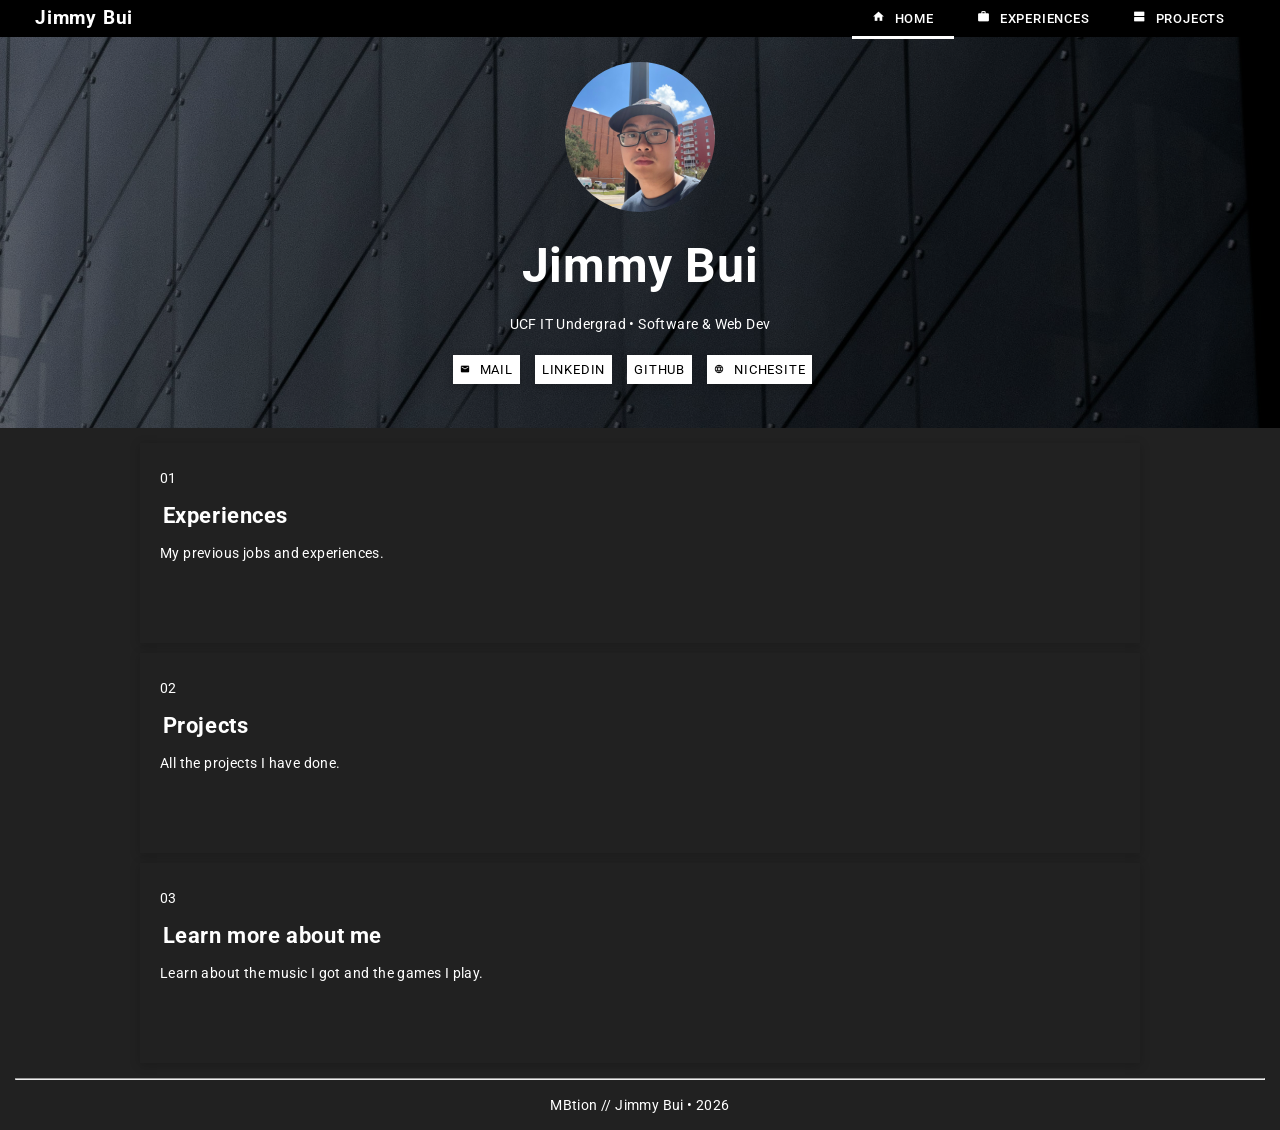
<file: index.html>
<!DOCTYPE html>
<html lang="en">
<head>
    <meta charset="UTF-8">
    <meta name="viewport" content="width=device-width, initial-scale=1.0">
    <meta property="og:title" content="Home | MBtion // Jimmy Bui">
    <meta property="og:description" content="MBtion's portfolio.">
    <meta property="og:url" content="https://mbti0n.github.io/">
    <meta property="og:type" content="website">

    <meta name="theme-color" content="#000000">
    <link rel="stylesheet" href="css/styles.css">

    <meta charset="UTF-8">
    <link rel="icon" type="image/x-icon" href="img/favicon.png">
    <link rel="stylesheet" href="https://fonts.googleapis.com/icon?family=Material+Icons">
    <title>Home | MBtion // Jimmy Bui</title>
</head>
<body>
    <header>
        <div id="headerContainer">
            <p class="pageName"><a class="pageNameButton" href="index.html"><strong>Jimmy Bui</strong></a></p>
            <nav id="links">
                <a class="navButton" style="border-bottom: 3px solid" href="index.html"><i class="material-icons" style="padding-right: 10px; font-size: 13px;">home</i><span id="navText">Home</span></a>
                <a class="navButton" href="experiences.html"><i class="material-icons" style="padding-right: 10px; font-size: 13px;">work</i><span id="navText">Experiences</span></a>
                <a class="navButton" href="projects.html"><i class="material-icons" style="padding-right: 10px; font-size: 13px;">view_agenda</i><span id="navText">Projects</span></a>
            </nav>
        </div>

        <div id="headerContainerSmall">
            <nav id="links">
                <p class="pageName" style="text-transform: capitalize;"><a class="pageNameButton" href="index.html"><strong>Jimmy Bui</strong></a></p>
                <a class="navButton" style="border-bottom: 3px solid" href="index.html"><i class="material-icons" style="padding-right: 10px; font-size: 13px;">home</i><span id="navText">Home</span></a>
                <a class="navButton" href="experiences.html"><i class="material-icons" style="padding-right: 10px; font-size: 13px;">work</i><span id="navText">Experiences</span></a>
                <a class="navButton" href="projects.html"><i class="material-icons" style="padding-right: 10px; font-size: 13px;">view_agenda</i><span id="navText">Projects</span></a>
            </nav>
        </div>

        <section class="info">
            <img id="profile" src="img/profile.jpeg" alt="Personal profile picture">
            <h2 id="name">Jimmy Bui</h2>
            <p>UCF IT Undergrad • Software &amp; Web Dev</p>
            <div id="contactLinks">
                <p class="socialButtonLayout"><a class="socialButton" href="mailto:jimmybui2021@yahoo.com"><i class="material-icons" style="padding-right: 10px; font-size: 10px;">mail</i>Mail</a></p>
                <p class="socialButtonLayout"><a class="socialButton" href="https://www.linkedin.com/in/jimmy-bui-mbti0n/">LinkedIn</a></p>
                <p class="socialButtonLayout"><a class="socialButton" href="https://github.com/mbti0n"> GitHub</a></p>
                <p class="socialButtonLayout"><a class="socialButton" href="https://mbti0n.github.io/nichesite"> <i class="material-icons" style="padding-right: 10px; font-size: 10px;">language</i>NicheSite</a></p>
            </div>
        </section>
    </header>
    <article>
        <section class="homeCard" onclick="location.href='/experiences.html'" style="background-image: linear-gradient(rgba(0,0,0,0.5),rgba(0,0,0,0.5)), url('https://unsplash.com/photos/zoP_v6U80EU/download?force=true'); background-position: center; background-size: cover;">
            <p>01</p>
            <h2>Experiences</h2>
            <p>My previous jobs and experiences.</p>
        </section>

        <section class="homeCard" onclick="location.href='/projects.html'" style="background-image: linear-gradient(rgba(0,0,0,0.5),rgba(0,0,0,0.5)), url('https://unsplash.com/photos/4hbJ-eymZ1o/download?force=true&w=1920');">
            <p>02</p>
            <h2>Projects</h2>
            <p>All the projects I have done.</p>
        </section>

        <section class="homeCard" onclick="location.href='/music.html'" style="background-image: linear-gradient(rgba(0,0,0,0.5),rgba(0,0,0,0.5)), url('https://unsplash.com/photos/wvbOWcIDuYg/download?force=true'); background-position: center; background-size: cover;">
            <p>03</p>
            <h2>Learn more about me</h2>
            <p>Learn about the music I got and the games I play.</p>
        </section>
    </article>

    <hr>
    <footer>
        <p>MBtion // Jimmy Bui • <span id="yearCurrent"><script>document.getElementById("yearCurrent").textContent = new Date().getFullYear()</script></span></p>
    </footer>
</body>
</html>
</file>
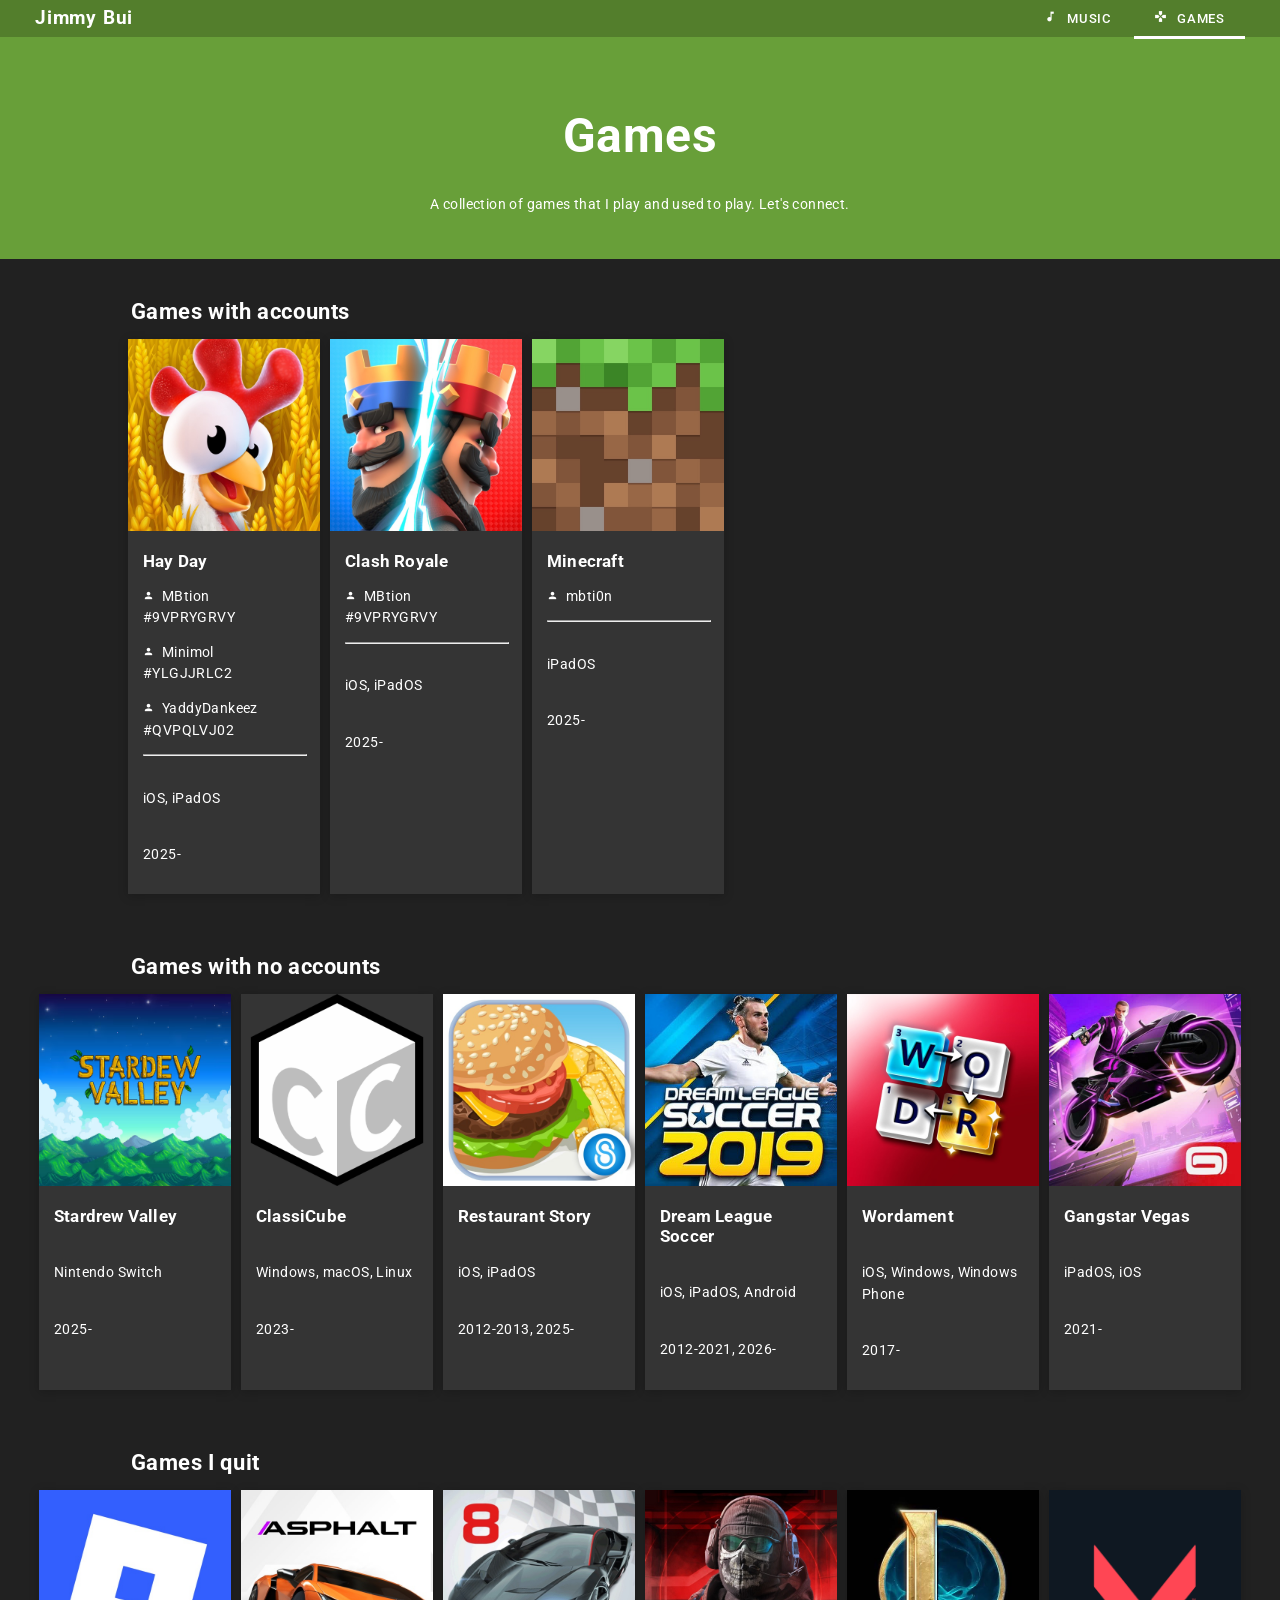
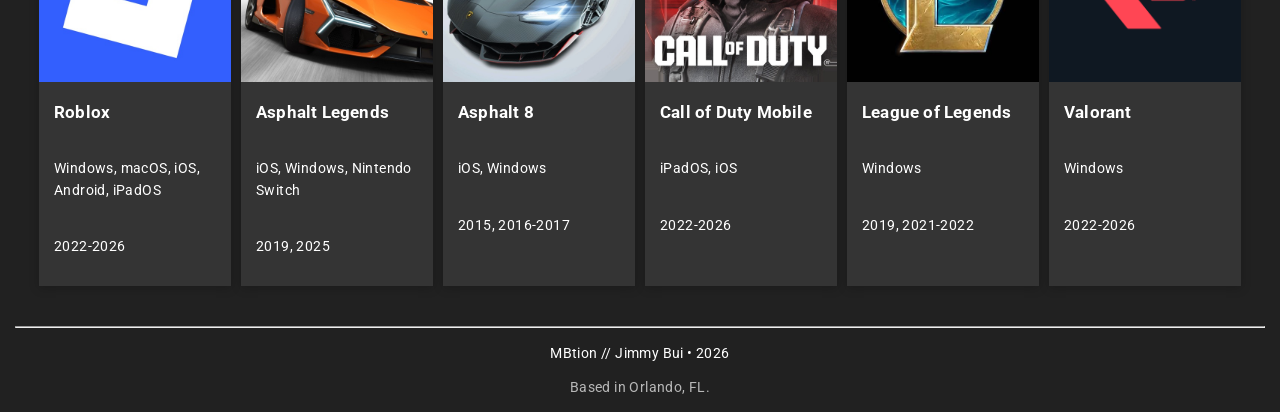
<file: games.html>
<!DOCTYPE html>
<html lang="en">
<head>
    <meta charset="UTF-8">
    <meta name="viewport" content="width=device-width, initial-scale=1.0">
    <meta property="og:title" content="Games | MBtion // Jimmy Bui">
    <meta property="og:description" content="A collection of games that I play and used to play. Let's connect.">
    <meta property="og:url" content="https://mbti0n.github.io/games.html">
    <meta property="og:type" content="website">
    <meta name="theme-color" content="#537E2C">
    <meta charset="UTF-8">

    <link rel="stylesheet" href="css/styles.css">
    <link rel="icon" type="image/x-icon" href="img/favicon.png">
    <link rel="stylesheet" href="https://fonts.googleapis.com/icon?family=Material+Icons">
    <title>Games | MBtion // Jimmy Bui</title>
</head>

<body>
        <div id="funContainer" style="background: #537E2C;">
            <p class="pageName"><a class="pageNameButton" href="index.html"><strong>Jimmy Bui</strong></a></p>
            <nav id="links">
                <a class="navButton" href="music.html"><i class="material-icons" style="padding-right: 10px; font-size: 13px;">music_note</i><span id="navText">Music</span></a>
                <a class="navButton" style="border-bottom: 3px solid" href="games.html"><i class="material-icons" style="padding-right: 10px; font-size: 13px;">games</i><span id="navText">Games</span></a>
            </nav>
        </div>

        <div id="funContainerSmall">
            <nav id="links" style="background: #537E2C;">
                <p class="pageName" style="text-transform: capitalize;"><a class="pageNameButton" href="index.html"><strong>Jimmy Bui</strong></a></p>
                <a class="navButton" href="music.html"><i class="material-icons" style="padding-right: 10px; font-size: 13px;">music_note</i><span id="navText">Music</span></a>
                <a class="navButton" style="border-bottom: 3px solid" href="games.html"><i class="material-icons" style="padding-right: 10px; font-size: 13px;">games</i><span id="navText">Games</span></a>
            </nav>
        </div>
    
    <header style="background: #689F39;">
        <section class="info" style="display: block; background: transparent;">
            <h1 id="project" style="padding: 70px 0px 15px;">Games</h1>
            <p style="text-align: center; padding: 0px 0px 15px;">A collection of games that I play and used to play. Let's connect.</p>
        </section>
    </header>
    <article>
    <section class="musicCard">
        <h2>Games with accounts</h2>
            <div class="albumList">
                <section class="albumCard">
                    <img class="albumCover" src="img/hay-day.png" alt="Hay Day game icon">
                    <div class="albumInfo">
                        <h3>Hay Day</h3>
                        <div>
                            <p><i class="material-icons" style="padding-right: 8px; font-size: 11px;">person</i>MBtion<br>#9VPRYGRVY</p>
                        </div>

                        <div>
                            <p><i class="material-icons" style="padding-right: 8px; font-size: 11px;">person</i>Minimol<br>#YLGJJRLC2</p>
                        </div>

                        <div>
                            <p><i class="material-icons" style="padding-right: 8px; font-size: 11px;">person</i>YaddyDankeez<br>#QVPQLVJ02</p>
                        </div>
                        <hr style="width: 100%; margin: 0px; margin-bottom: 10px">
                        <p><i class="material-icons" style="padding-right: 8px; font-size: 11px;">sports_esports</i>iOS, iPadOS</p>
                        <p><i class="material-icons" style="padding-right: 8px; font-size: 11px;">calendar_month</i>2025-</p>
                        </div>
                </section>

                <section class="albumCard">
                    <img class="albumCover" src="img/clash-royale.png" alt="Clash Royale game icon">
                    <div class="albumInfo">
                        <h3>Clash Royale</h3>
                        <div>
                            <p><i class="material-icons" style="padding-right: 8px; font-size: 11px;">person</i>MBtion<br>#9VPRYGRVY</p>
                        </div>
                        <hr style="width: 100%; margin: 0px; margin-bottom: 10px">
                        <p><i class="material-icons" style="padding-right: 8px; font-size: 11px;">sports_esports</i>iOS, iPadOS</p>
                        <p><i class="material-icons" style="padding-right: 8px; font-size: 11px;">calendar_month</i>2025-</p>
                        </div>
                </section>

                <section class="albumCard">
                    <img class="albumCover" src="img/minecraft.png" alt="Minecraft game icon">
                    <div class="albumInfo">
                        <h3>Minecraft</h3>
                        <div>
                            <p><i class="material-icons" style="padding-right: 8px; font-size: 11px;">person</i>mbti0n</p>
                        </div>
                        <hr style="width: 100%; margin: 0px; margin-bottom: 10px">
                        <p><i class="material-icons" style="padding-right: 8px; font-size: 11px;">sports_esports</i>iPadOS</p>
                        <p><i class="material-icons" style="padding-right: 8px; font-size: 11px;">calendar_month</i>2025-</p>
                        </div>
                </section>
            </div>
        </section>

    <section class="musicCard">
        <h2>Games with no accounts</h2>
            <div class="albumList">
                <section class="albumCard">
                    <img class="albumCover" src="img/stardew-valley.png" alt="Stardew Valley game icon">
                    <div class="albumInfo">
                        <h3>Stardrew Valley</h3>
                        <p><i class="material-icons" style="padding-right: 8px; font-size: 11px;">sports_esports</i>Nintendo Switch</p>
                        <p><i class="material-icons" style="padding-right: 8px; font-size: 11px;">calendar_month</i>2025-</p>
                        </div>
                </section>

                <section class="albumCard">
                    <img class="albumCover" src="img/classicube.png" alt="ClassiCube game icon">
                    <div class="albumInfo">
                        <h3>ClassiCube</h3>
                        <p><i class="material-icons" style="padding-right: 8px; font-size: 11px;">sports_esports</i>Windows, macOS, Linux</p>
                        <p><i class="material-icons" style="padding-right: 8px; font-size: 11px;">calendar_month</i>2023-</p>
                    </div>
                </section>

                <section class="albumCard">
                    <img class="albumCover" src="img/restaurant-story.png" alt="Restaurant Story game icon">
                    <div class="albumInfo">
                        <h3>Restaurant Story</h3>
                        <p><i class="material-icons" style="padding-right: 8px; font-size: 11px;">sports_esports</i>iOS, iPadOS</p>
                        <p><i class="material-icons" style="padding-right: 8px; font-size: 11px;">calendar_month</i>2012-2013, 2025-</p>
                    </div>
                </section>

                <section class="albumCard">
                    <img class="albumCover" src="img/dls.jpg" alt="DLS game icon">
                    <div class="albumInfo">
                        <h3>Dream League Soccer</h3>
                        <p><i class="material-icons" style="padding-right: 8px; font-size: 11px;">sports_esports</i>iOS, iPadOS, Android</p>
                        <p><i class="material-icons" style="padding-right: 8px; font-size: 11px;">calendar_month</i>2012-2021, 2026-</p>
                    </div>
                </section>

                <section class="albumCard">
                    <img class="albumCover" src="img/microsoft-wordament.png" alt="Wordament game icon">
                    <div class="albumInfo">
                        <h3>Wordament</h3>
                        <p><i class="material-icons" style="padding-right: 8px; font-size: 11px;">sports_esports</i>iOS, Windows, Windows Phone</p>
                        <p><i class="material-icons" style="padding-right: 8px; font-size: 11px;">calendar_month</i>2017-</p>
                    </div>
                </section>

                <section class="albumCard">
                    <img class="albumCover" src="img/gangstar-vegas.png" alt="Gangstar Vegas game icon">
                    <div class="albumInfo">
                        <h3>Gangstar Vegas</h3>
                        <p><i class="material-icons" style="padding-right: 8px; font-size: 11px;">sports_esports</i>iPadOS, iOS</p>
                        <p><i class="material-icons" style="padding-right: 8px; font-size: 11px;">calendar_month</i>2021-</p>
                    </div>
                </section>
            </div>
        </section>

        <section class="musicCard">
        <h2>Games I quit</h2>
            <div class="albumList">
                <section class="albumCard">
                    <img class="albumCover" src="img/roblox.png" alt="Roblox game icon">
                    <div class="albumInfo">
                        <h3>Roblox</h3>
                        <p><i class="material-icons" style="padding-right: 8px; font-size: 11px;">sports_esports</i>Windows, macOS, iOS, Android, iPadOS</p>
                        <p><i class="material-icons" style="padding-right: 8px; font-size: 11px;">calendar_month</i>2022-2026</p>
                        </div>
                </section>

                <section class="albumCard">
                    <img class="albumCover" src="img/asphalt-legends.png" alt="Asphalt Legends game icon">
                    <div class="albumInfo">
                        <h3>Asphalt Legends</h3>
                        <p><i class="material-icons" style="padding-right: 8px; font-size: 11px;">sports_esports</i>iOS, Windows, Nintendo Switch</p>
                        <p><i class="material-icons" style="padding-right: 8px; font-size: 11px;">calendar_month</i>2019, 2025</p>
                    </div>
                </section>

                <section class="albumCard">
                    <img class="albumCover" src="img/asphalt-8-airborne.png" alt="Asphalt 8 game icon">
                    <div class="albumInfo">
                        <h3>Asphalt 8</h3>
                        <p><i class="material-icons" style="padding-right: 8px; font-size: 11px;">sports_esports</i>iOS, Windows</p>
                        <p><i class="material-icons" style="padding-right: 8px; font-size: 11px;">calendar_month</i>2015, 2016-2017</p>
                    </div>
                </section>

                <section class="albumCard">
                    <img class="albumCover" src="img/call-of-duty-mobile.png" alt="Call of Duty Mobile game icon">
                    <div class="albumInfo">
                        <h3>Call of Duty Mobile</h3>
                        <p><i class="material-icons" style="padding-right: 8px; font-size: 11px;">sports_esports</i>iPadOS, iOS</p>
                        <p><i class="material-icons" style="padding-right: 8px; font-size: 11px;">calendar_month</i>2022-2026</p>
                    </div>
                </section>

                <section class="albumCard">
                    <img class="albumCover" src="img/league-of-legends.jpg" alt="League of Legends game icon">
                    <div class="albumInfo">
                        <h3>League of Legends</h3>
                        <p><i class="material-icons" style="padding-right: 8px; font-size: 11px;">sports_esports</i>Windows</p>
                        <p><i class="material-icons" style="padding-right: 8px; font-size: 11px;">calendar_month</i>2019, 2021-2022</p>
                    </div>
                </section>

                <section class="albumCard">
                    <img class="albumCover" src="img/valorant.png" alt="Valorant game icon">
                    <div class="albumInfo">
                        <h3>Valorant</h3>
                        <p><i class="material-icons" style="padding-right: 8px; font-size: 11px;">sports_esports</i>Windows</p>
                        <p><i class="material-icons" style="padding-right: 8px; font-size: 11px;">calendar_month</i>2022-2026</p>
                    </div>
                </section>
            </div>
        </section>
    </article>
    <hr>
    <footer>
        <p>MBtion // Jimmy Bui • <span id="yearCurrent"><script>document.getElementById("yearCurrent").textContent = new Date().getFullYear()</script></span></p>
        <p><span style="color: #b8b8b8">Based in Orlando, FL.</span></p>
    </footer>
</body>
</html>
</file>
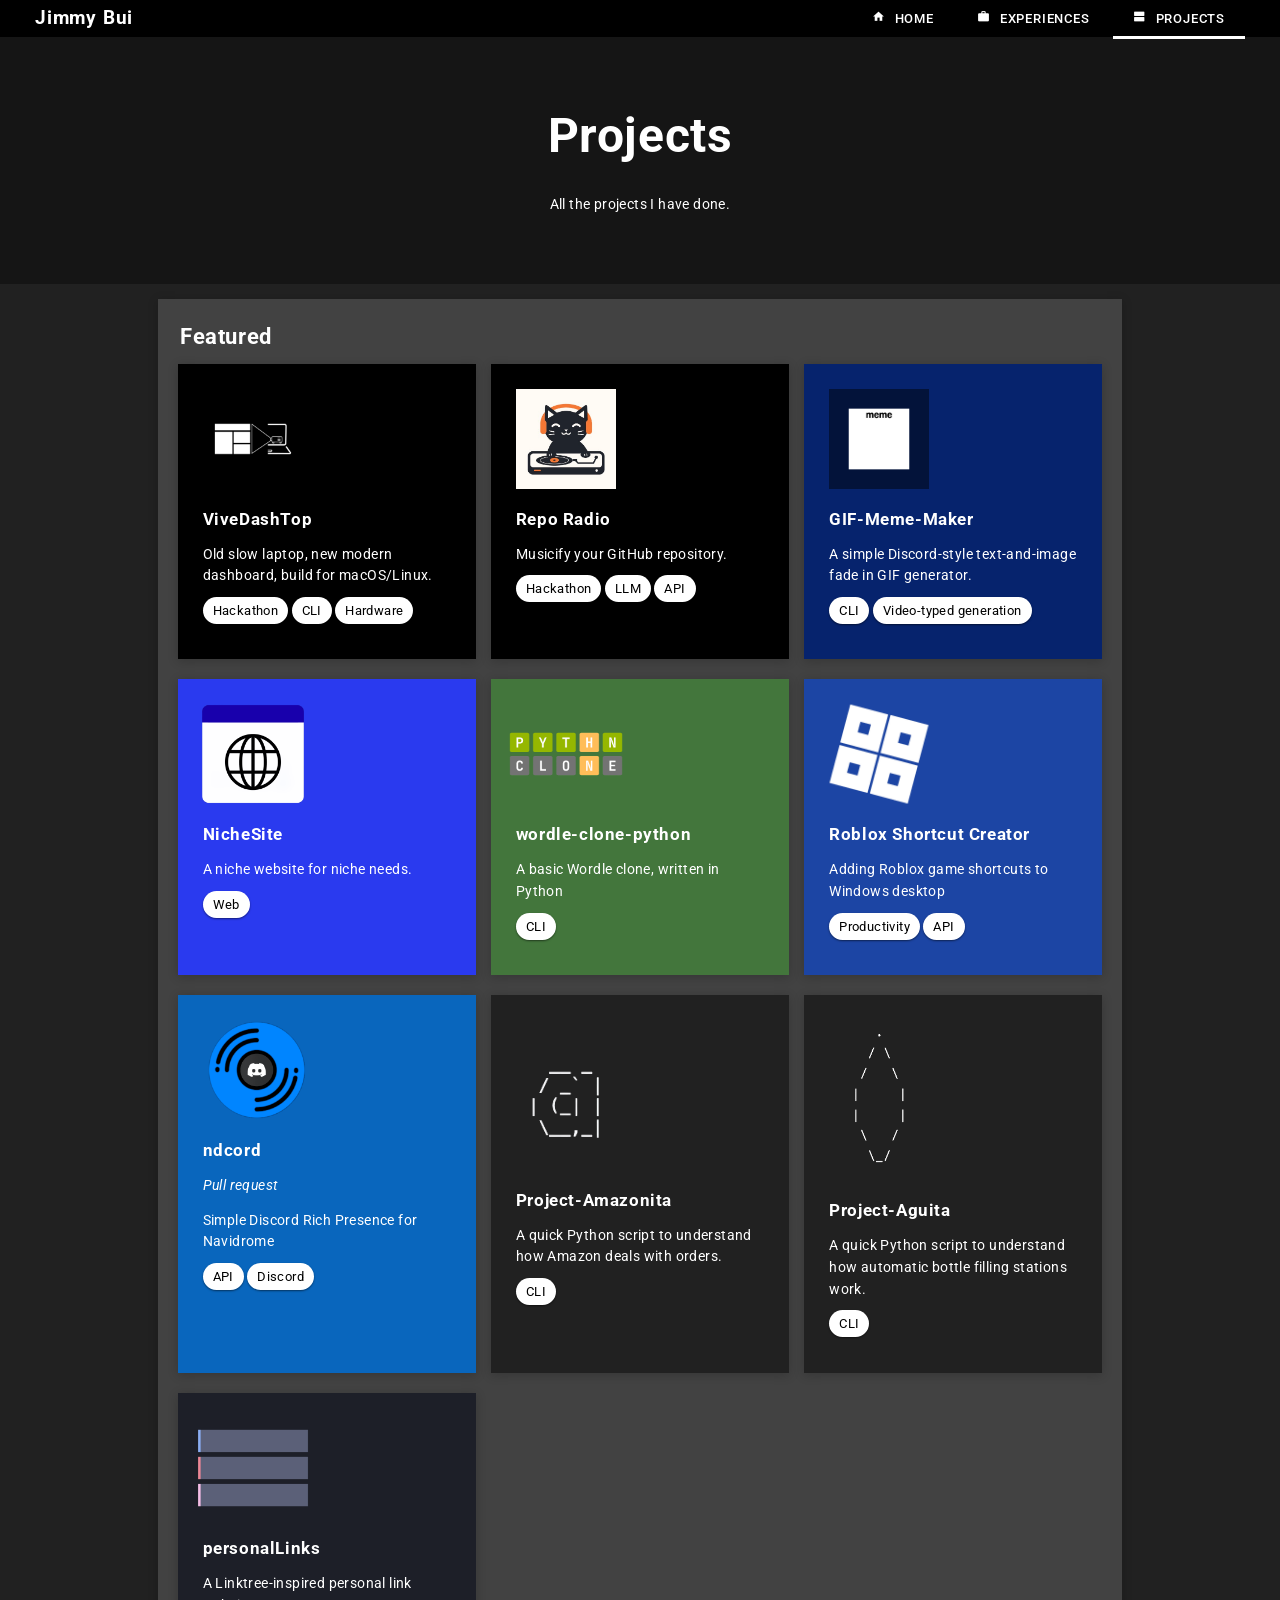
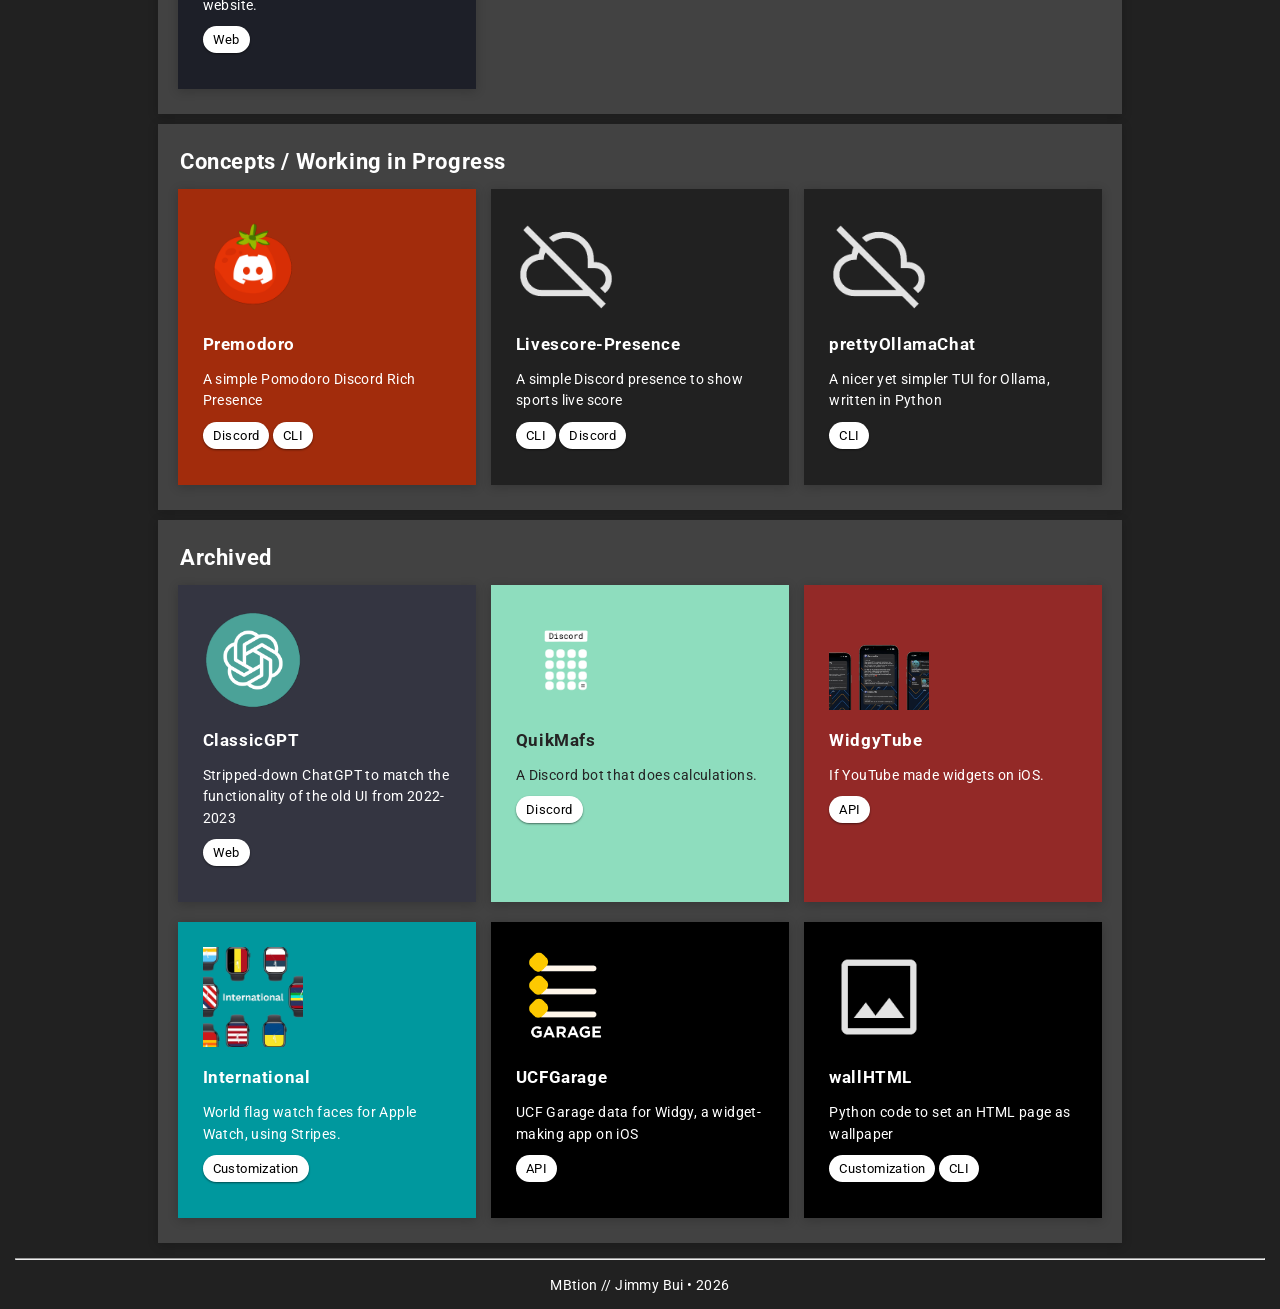
<file: projects.html>
<!DOCTYPE html>
<html lang="en">
<head>
    <meta charset="UTF-8">
    <meta name="viewport" content="width=device-width, initial-scale=1.0">
    <meta property="og:title" content="Projects | MBtion // Jimmy Bui">
    <meta property="og:description" content="All the projects I have done.">
    <meta property="og:url" content="https://mbti0n.github.io/projects.html">
    <meta property="og:type" content="website">
    <meta name="theme-color" content="#000000">

    <link rel="stylesheet" href="css/styles.css">
    <link rel="icon" type="image/x-icon" href="img/favicon.png">
    <link rel="stylesheet" href="https://fonts.googleapis.com/icon?family=Material+Icons">

    <title>Projects | MBtion // Jimmy Bui</title>
</head>
<body>
    <header style="background-image: url('https://unsplash.com/photos/4hbJ-eymZ1o/download?force=true&w=1920')">
        <div id="headerContainer">
            <p class="pageName"><a class="pageNameButton" href="index.html"><strong>Jimmy Bui</strong></a></p>
            <nav id="links">
                <a class="navButton" href="index.html"><i class="material-icons" style="padding-right: 10px; font-size: 13px;">home</i><span id="navText">Home</span></a>
                <a class="navButton" href="experiences.html"><i class="material-icons" style="padding-right: 10px; font-size: 13px;">work</i><span id="navText">Experiences</span></a>
                <a class="navButton" style="border-bottom: 3px solid" href="projects.html"><i class="material-icons" style="padding-right: 10px; font-size: 13px;">view_agenda</i><span id="navText">Projects</span></a>
            </nav>
        </div>

        <div id="headerContainerSmall">
            <nav id="links">
                <p class="pageName" style="text-transform: capitalize;"><a class="pageNameButton" href="index.html"><strong>Jimmy Bui</strong></a></p>
                <a class="navButton" href="index.html"><i class="material-icons" style="padding-right: 10px; font-size: 13px;">home</i><span id="navText">Home</span></a>
                <a class="navButton" href="experiences.html"><i class="material-icons" style="padding-right: 10px; font-size: 13px;">work</i><span id="navText">Experiences</span></a>
                <a class="navButton" style="border-bottom: 3px solid" href="projects.html"><i class="material-icons" style="padding-right: 10px; font-size: 13px;">view_agenda</i><span id="navText">Projects</span></a>
            </nav>
        </div>
        <section class="info" style="display: block;">
            <h1 id="project" style="padding: 70px 0px 15px;">Projects</h1>
            <p style="text-align: center; padding: 0px 0px 40px;">All the projects I have done.</p>
        </section>
    </header>
    <article>
        <section id="mainPageContainer">
            <div id="cardProject">
            <h2>Featured</h2>
            <div id="projectCardContainer">
                <section onclick="location.href='https://devpost.com/software/vivedashtop';" id="projectCard" style="background: black">
                    <img class="projectLogo" style="scale: 1.0" src="img/vivedashtop.png" alt="ViveDashTop logo">
                    <div>
                        <h3>ViveDashTop</h3>
                        <p>Old slow laptop, new modern dashboard, build for macOS/Linux.</p>
                        <p><span class="flair">Hackathon</span> <span class="flair">CLI</span> <span class="flair">Hardware</span></p>
                    </div>
                </section>
                <section onclick="location.href='https://devpost.com/software/repo-radio';" id="projectCard" style="background: black">
                    <img class="projectLogo" style="scale: 1.0" src="img/repo-radio.jpeg" alt="ViveDashTop logo">
                    <div>
                        <h3>Repo Radio</h3>
                        <p>Musicify your GitHub repository.</p>
                        <p><span class="flair">Hackathon</span> <span class="flair">LLM</span> <span class="flair">API</span></p>
                    </div>
                </section>
                <section onclick="location.href='https://github.com/mbti0n/GIF-Meme-Maker';" id="projectCard" style="background: #06236d">
                    <img class="projectLogo" style="scale: 1.0" src="img/gif-meme-maker.png" alt="GIF-Meme-Maker logo">
                    <div>
                        <h3>GIF-Meme-Maker</h3>
                        <p>A simple Discord-style text-and-image fade in GIF generator.</p>
                        <p><span class="flair">CLI</span> <span class="flair">Video-typed generation</span></p>
                    </div>
                </section>
                <section onclick="location.href='https://mbti0n.github.io/nichesite';" id="projectCard" style="background: #2A3AEF">
                    <img class="projectLogo" style="scale: 1.4" src="img/nichesite.png" alt="NicheSite logo">
                    <div>
                        <h3>NicheSite</h3>
                        <p>A niche website for niche needs.</p>
                        <p><span class="flair">Web</span></p>
                    </div>
                </section>
                <section onclick="location.href='https://github.com/mbti0n/wordle-clone-python';" id="projectCard" style="background: #43763c">
                    <img class="projectLogo" style="scale: 1.6" src="img/wordle-clone-python.png" alt="wordle-clone-python logo">
                    <div>
                        <h3>wordle-clone-python</h3>
                        <p>A basic Wordle clone, written in Python</p>
                        <p><span class="flair">CLI</span></p>
                    </div>
                </section>
                <section onclick="location.href='https://github.com/mbti0n/Roblox-Shortcut-Creator';" id="projectCard" style="background: #1c45a4">
                    <img class="projectLogo" style="scale: 1.2" src="img/roblox-shortcut-creator.png" alt="Roblox Shortcut Creator logo">
                    <div>
                        <h3>Roblox Shortcut Creator</h3>
                        <p>Adding Roblox game shortcuts to Windows desktop</p>
                        <p><span class="flair">Productivity</span> <span class="flair">API</span></p>
                    </div>
                </section>
                <section onclick="location.href='https://github.com/tarokeitaro/ndcord';" id="projectCard" style="background: #0966bd">
                    <img class="projectLogo" style="scale: 1.5" src="img/ndcord.png" alt="ndcord logo">
                    <div>
                        <h3>ndcord</h3>
                        <p><em>Pull request</em><p>
                        <p>Simple Discord Rich Presence for Navidrome</p>
                        <p><span class="flair">API</span> <span class="flair">Discord</span></p>
                    </div>
                </section>
                <section onclick="location.href='https://github.com/mbti0n/Project-Amazonita';" id="projectCard">
                    <img class="projectLogo" src="img/amazonita.png" alt="Project Amazonita logo">
                    <div>
                        <h3>Project-Amazonita</h3>
                        <p>A quick Python script to understand how Amazon deals with orders.</p>
                        <p><span class="flair">CLI</span></p>
                    </div>
                </section>
                <section onclick="location.href='https://github.com/mbti0n/Project-Aguita';" id="projectCard">
                    <img class="projectLogo" src="img/aguita.png" alt="Project Aguita logo">
                    <div>
                        <h3>Project-Aguita</h3>
                        <p>A quick Python script to understand how automatic bottle filling stations work.</p>
                        <p><span class="flair">CLI</span></p>
                    </div>
                </section>
                <section onclick="location.href='https://mbti0n.netlify.app';" id="projectCard" style="background: #1D1F28">
                    <img class="projectLogo" style="scale: 1.5" src="img/personallinks.png" alt="personalLinks logo">
                    <div>
                        <h3>personalLinks</h3>
                        <p>A Linktree-inspired personal link website.</p>
                        <p><span class="flair">Web</span></p>
                    </div>
                </section>
            </div>
            </div>
            <div id="cardProject">
            <h2>Concepts / Working in Progress</h2>
            <div id="projectCardContainer">
                <section onclick="location.href='https://github.com/mbti0n/premodoro';" id="projectCard" style="background: #a22c0c">
                    <img class="projectLogo" src="img/premodoro.png" alt="Premodoro logo">
                    <div>
                        <h3>Premodoro</h3>
                        <p>A simple Pomodoro Discord Rich Presence</p>
                        <p><span class="flair">Discord</span> <span class="flair">CLI</span></p>
                    </div>
                </section>
                <section onclick="location.href='#';" id="projectCard">
                    <img class="projectLogo" src="img/inprogress.png" alt="In progress">
                    <div>
                        <h3>Livescore-Presence</h3>
                        <p>A simple Discord presence to show sports live score</p>
                        <p><span class="flair">CLI</span> <span class="flair">Discord</span></p>
                    </div>
                </section>
                <section onclick="location.href='#';" id="projectCard">
                    <img class="projectLogo" src="img/inprogress.png" alt="In progress">
                    <div>
                        <h3>prettyOllamaChat</h3>
                        <p>A nicer yet simpler TUI for Ollama, written in Python</p>
                        <p><span class="flair">CLI</span></p>
                    </div>
                </section>
            </div>
            </div>
            <div id="cardProject">
            <h2>Archived</h2>
            <div id="projectCardContainer">
                <section onclick="location.href='https://github.com/mbti0n/Custom-CSS-Collection/#ChatGPT/';" id="projectCard" style="background: #343541">
                    <img class="projectLogo" style="scale: 1.6" src="img/classicgpt.png" alt="ClassicGPT logo">
                    <div>
                        <h3>ClassicGPT</h3>
                        <p>Stripped-down ChatGPT to match the functionality of the old UI from 2022-2023</p>
                        <p><span class="flair">Web</span></p>
                    </div>
                </section>
                <section onclick="location.href='https://github.com/mbti0n/quikmafs';" id="projectCard" style="background: #8EDDBE">
                    <img class="projectLogo" src="img/quikmafs.png" alt="QuikMafs logo">
                    <div>
                        <h3 style="color: #242424">QuikMafs</h3>
                        <p style="color: #242424">A Discord bot that does calculations.</p>
                        <p><span class="flair">Discord</span></p>
                    </div>
                </section>
                <section onclick="location.href='https://mbtion.notion.site/WidgyTube-51bcdad70a9d4338adfaf82923947d62';" id="projectCard" style="background: #932927">
                    <img class="projectLogo" src="img/widgytube.png" alt="WidgyTube thumbnail">
                    <div>
                        <h3>WidgyTube</h3>
                        <p>If YouTube made widgets on iOS.</p>
                        <p><span class="flair">API</span></p>
                    </div>
                </section>
                <section onclick="location.href='https://github.com/mbti0n/International';" id="projectCard" style="background: #00989E">
                    <img class="projectLogo" src="img/international.png" alt="International thumbnail">
                    <div>
                        <h3>International</h3>
                        <p>World flag watch faces for Apple Watch, using Stripes.</p>
                        <p><span class="flair">Customization</span></p>
                    </div>
                </section>
                <section onclick="location.href='https://github.com/mbti0n/UCFGarage';" id="projectCard" style="background: black">
                    <img class="projectLogo" style="scale: 1.5" src="img/ucfGarage.png" alt="UCFGarage logo">
                    <div>
                        <h3>UCFGarage</h3>
                        <p>UCF Garage data for Widgy, a widget-making app on iOS</p>
                        <p><span class="flair">API</span></p>
                    </div>
                </section>
                <section onclick="location.href='https://github.com/mbti0n/wallHTML';" id="projectCard" style="background: black">
                    <img class="projectLogo" src="img/wallhtml.png" alt="wallHTML logo">
                    <div>
                        <h3>wallHTML</h3>
                        <p>Python code to set an HTML page as wallpaper</p>
                        <p><span class="flair">Customization</span> <span class="flair">CLI</span></p>
                    </div>
                </section>
            </div>
            </div>
        </section>
    </article>
    <hr>
    <footer>
        <p>MBtion // Jimmy Bui • <span id="yearCurrent"><script>document.getElementById("yearCurrent").textContent = new Date().getFullYear()</script></span></p>
    </footer>
</body>
</html>
</file>
<file: css/styles.css>
@import url('https://fonts.googleapis.com/css2?family=Roboto:wght@100;300;400;500;700;900&display=swap');

* {
    font-family: 'Roboto', sans-serif;
    padding: 0px;
    margin: 0px;
}

body {
    background-color: #212121;
    color: white;
    font-size: 0.9rem;
}

nav {
    text-align: center;
    padding: 10px;
    padding-left: 20px;
    padding-right: 20px;
    text-transform: uppercase;
}

a, .normalLink {
    padding-left: 20px;
    padding-right: 20px;
    font-size: 1.5rem;
    color: white;
}

.normalLink {
    padding: 0px;
    font-size: 0.9rem;
}

a:visited, a:link, .normalLink:visited, .normalLink:link {
    text-decoration: none;
}

a:hover, a:active, .normalLink:hover, .normalLink:active {
    color: white;
}

h1, h2, h3 {
    padding-top: 20px;
    letter-spacing: 0.6px;
    margin-bottom: 15px;
}

p {
    letter-spacing: 0.4px;
    margin-bottom: 13px;
    line-height: 1.5;
}

li {
    line-height: 1.5;
    margin-left: 15px;
    margin-bottom: 10px;
}

h2 {
    text-align: left;
    padding: 0px 2.5px;
}

.albumInfo h3 {
    letter-spacing: 0.2px;
}

hr {
    margin: 15px;
}

img {
    display: block;
    width: 100px;
}

footer {
    text-align: center;
}

header {
    background-image: url("../img/cover1.jpg");
    background-size: cover;
    background-repeat: no-repeat;
}

.homeCard, .musicCard {
    padding: 25px 20px 25px;
    margin-bottom: 10px;
    margin-left: auto;
    margin-right: auto;
    background-color: #424242;
    box-shadow: 0 2px 10px rgba(0, 0, 0, 0.2);
    animation: 0.3s ease-out 0s 1 running slideDown;
}

.homeCard {
    height: 150px;
    width: 50%;
}

.musicCard {
    background-color: transparent;
    box-shadow: 0 2px 10px transparent;
    width: 80%
}

#cardProject {
    padding: 25px 20px 20px;
    margin-left: auto;
    margin-right: auto;
    margin-bottom: 10px;
    background-color: #424242;
    box-shadow: 0 2px 10px rgba(0, 0, 0, 0.2);
    animation: 0.3s ease-out 0s 1 running slideDown;
}

#projectCard {
    box-sizing: border-box;
    padding: 25px;
    margin-bottom: 5px;
    background-color: #212121;
    box-shadow: 0 2px 10px rgba(0, 0, 0, 0.2);
    cursor: pointer;
    animation: 0.3s ease-out 0s 1 running slideDown;
}

.flair {
    background: #ffffff;
    font-size: 0.8rem;
    padding: 6px 10px;
    border-radius: 50px;
    color: black;
    box-shadow: 0 1px 2px rgba(0, 0, 0, 0.5);
}

#projectCard:hover, .homeCard:hover {
    scale: 1.02;
    transition: 0.25s;
}

.albumCover {
    width: 100%;
}

.albumCard {
    box-shadow: 0 2px 10px rgba(0, 0, 0, 0.2);
    background-color: #343434;
}

.experienceCard {
    width: 65%;
    margin-left: auto;
    margin-right: auto;
    display: flex;
    gap: 20px;
    align-items: center;
    margin-bottom: 20px;
    box-sizing: border-box;
    padding: 10px 25px 25px 25px;
    background-color: #343434;
    box-shadow: 0 2px 10px rgba(0, 0, 0, 0.2);
    animation: 0.4s ease-out 0s 1 running slideDown;
}

.experienceCard img {
    padding-top: 15px;
    align-self: flex-start;
}

#experienceInfo {
    padding-top: 25px;
}

#headerContainer, #headerContainerSmall, #funContainer, #funContainerSmall {
    display: flex;
    padding: 0px 15px;
    align-items: center;
    background-color: black;
}

#headerContainerSmall, #funContainerSmall {
    display: none;
}

#headerContainerSmall .pageName, #funContainerSmall .pageName {
    margin-bottom: 15px;
}

#links {
    margin-left: auto;
    font-weight: 600;
}

#contactLinks {
    display: inline-flex;
    margin-top: 10px;
    margin-bottom: 20px;
    margin-left: auto;
    margin-right: auto;
}

.pageName {
    margin-bottom: 0px;
    letter-spacing: 0.8px;
}

.pageNameButton {
    font-size: 1.2rem;
}

.albumInfo {
    padding-left: 15px;
    padding-right: 15px;
    padding-bottom: 15px;
}

.navButton {
    padding-bottom: 10px;
    font-size: 0.8rem;
    font-weight: 500;
    letter-spacing: 0.8px;
}

.navButton:hover, .navButton:active {
    border-bottom: 3px solid;
}

.socialButton {
    text-transform: uppercase;
    font-size: 0.8rem;
    margin-right: 15px;
    padding: 7px;
    background: white;
    letter-spacing: 0.8px;
    color: black;
    box-shadow: 0 2px 10px rgba(0, 0, 0, 0.2);
    cursor: pointer;
}

.socialButton:hover, .socialButton:active {
    background: #b2b5c1;
    transition: 0.25s;
}

#profile {
    margin-right: auto;
    margin-left: auto;
    padding: 25px 0px;
    width: 150px;
    height: 150px;
    border-radius: 100%;
}

#project {
    font-size: 3rem;
    padding-top: 25px;
    padding-bottom: 15px;
    text-align: center;
}

.info {
    text-align: center;
    background-color: #0000005e;
    padding-bottom: 15px;
    margin-bottom: 15px;
    margin-left: auto;
    margin-right: auto;
}

#name {
    text-align: center;
    font-size: 3rem;
    padding-bottom: 5px;
}

#projectCardContainer {
    display: grid;
    grid-template-columns: repeat(3, 1fr);
    width: 100%;
    margin-left: auto;
    margin-right: auto;
    gap: 15px;
    justify-content: left;
}

.albumList {
    display: grid;
    grid-template-columns: repeat(6, 1fr);
    gap: 10px;
    margin-left: auto;
    margin-right: auto;
    padding: 0px;
    justify-content: center;
}

.experienceContainer {
    display: block;
    margin-left: auto;
    margin-right: auto;
}

#experienceHeading {
    padding-top: 0px;
}

#mainPageContainer {
    width: 80%;
    margin-left: auto;
    margin-right: auto;
}

.blank, .blankOther {
    display: none;
}

@media screen and (max-width: 300px) {
    html {
        font-size: 80%;
    }

    .navButton {
        padding-left: 7px !important;
        padding-right: 7px !important;
    }
}

@media screen and (max-width: 350px) {
    #contactLinks {
        display: block !important;
    }
}

@media screen and (max-width: 500px) {
    #headerContainer, #funContainer {
        display: none;
    }

    #headerContainerSmall, #funContainerSmall {
        display: block;
        padding: 0px 0px;
        margin: 0px;
    }

    nav {
        background: black;
        padding-bottom: 15px !important;
    }

    #links {
        padding: 0px;
        background: black;
    }

    .socialButtonLayout {
        margin-top: 20px;
    }

    .info {
        padding-left: 15px;
        padding-right: 15px;
    }
}

@media screen and (max-width: 700px) {
    #headerContainer, #funContainer {
        justify-content: left;
        margin-left: 0px;
        padding: 0px 0px;
    }

    #navText {
        display: none
    }

    .navButton {
        padding-bottom: 5px;
    }

    a .material-icons {
        font-size: 1rem !important;
        padding: 0px !important
    }

    .socialButton .material-icons {
        font-size: 10px !important;
        padding-right: 5px !important;
    }

    .homeCard {
        width: 85%;
    }

    #mainPageContainer {
        width: 92.5%
    }

    #projectCardContainer {
        display: block;
    }

    #projectCard {
        margin-top: 20px;
    }

    .albumList {
        grid-template-columns: repeat(2, 1fr);
    }

    .experienceCard {
        display: block;
        width: 100%;
    }

    .musicCard {
        width: 90%;
    }
}

@media screen and (min-width: 700px) and (max-width: 819px) {
    .homeCard, .experienceCard, .musicCard {
        width: 90%;
    }

    #mainPageContainer {
        width: 95%
    }

    #projectCard {
        display: flex;
        padding: 7px 7px 15px;
        margin-bottom: 20px;
    }

    #projectCardContainer {
        display: block;
    }

    #cardProject {
        padding: 30px 20px 10px;
    }

    .projectLogo {
        margin: 20px;
        width: 70px;
        height: 70px;
    }

    .albumList {
        grid-template-columns: repeat(2, 1fr);
    }
}

@media screen and (min-width: 820px) and (max-width: 1100px) {
    .homeCard, .experienceCard {
        width: 90%;
    }

    #mainPageContainer {
        width: 93%;
    }

    #projectCardContainer {
        grid-template-columns: repeat(2, 1fr);
    }

    .albumList {
        grid-template-columns: repeat(4, 1fr);
    }
}

@media screen and (min-width: 1100px) and (max-width: 1200px) {
    .homeCard, #cardProject, .experienceCard {
        width: 80%;
    }

    #projectCardContainer {
        grid-template-columns: repeat(2, 1fr);
    }
}

@media screen and (min-width: 1200px) and (max-width: 1700px) {
    #mainPageContainer, #cardProject, .experienceCard {
        width: 85%;
    }

    .homeCard {
        width: 75%;
    }
}

@keyframes slideDown {
    0% { opacity: 0; transform: translateY(2%); }
    100% { opacity: 1; transform: translateY(0); }
}
</file>
